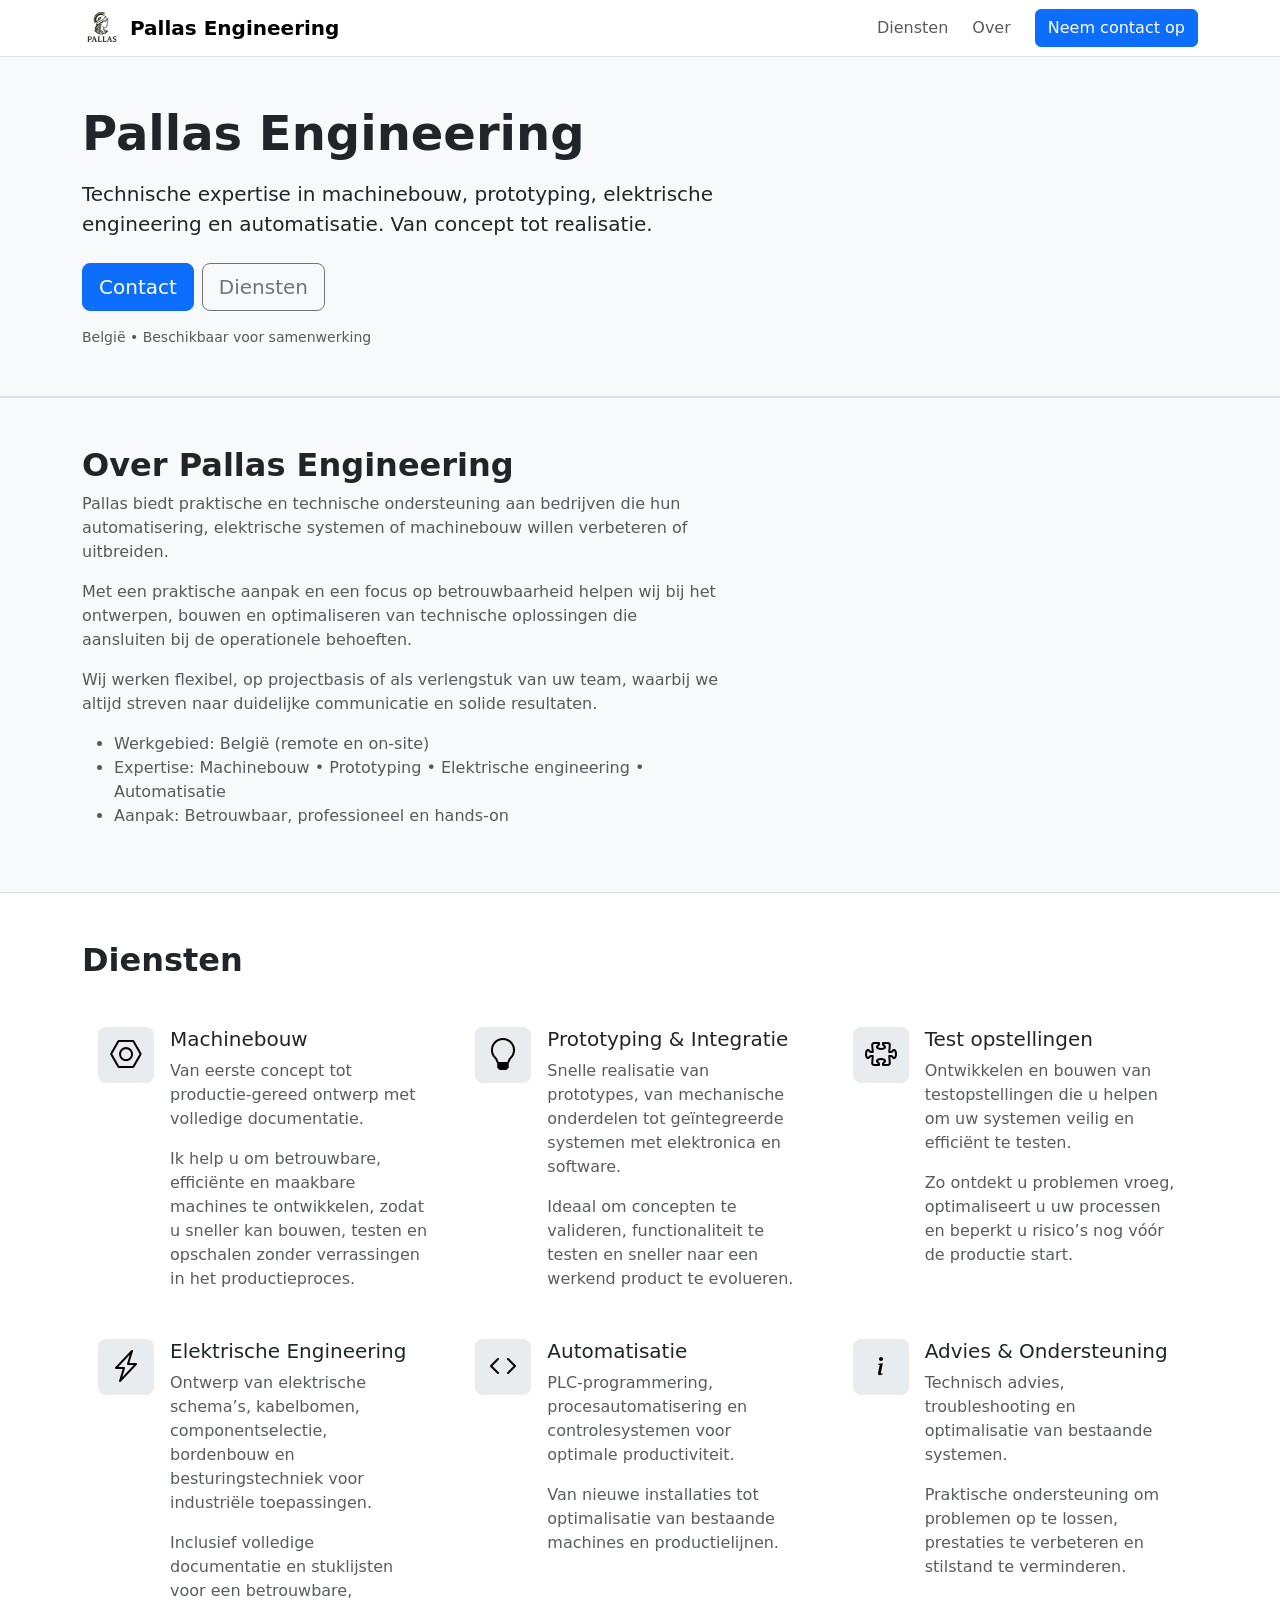
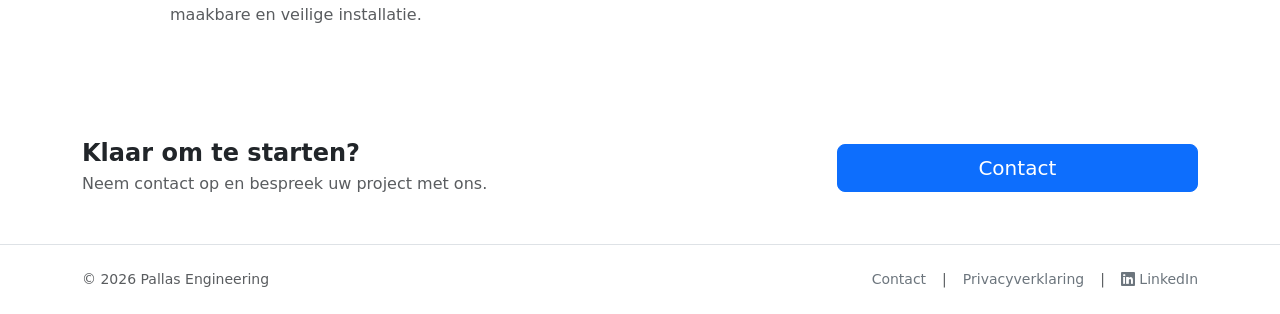
<file: index.html>
<!doctype html>
<html lang="nl">
  <head>
    <meta charset="utf-8" />
    <meta name="viewport" content="width=device-width, initial-scale=1" />
    <title>Pallas Engineering - Machinebouw & Automatisatie</title>
    <meta name="description" content="Pallas Engineering - Engineering diensten in machinebouw, prototyping, elektrische engineering en automatisatie" />

    <!-- Bootstrap 5 (CDN) -->
    <link
      href="https://cdn.jsdelivr.net/npm/bootstrap@5.3.3/dist/css/bootstrap.min.css"
      rel="stylesheet"
    />
    <link href="./assets/css/styles.css" rel="stylesheet" />
    <link rel="stylesheet" href="https://cdn.jsdelivr.net/npm/bootstrap-icons@1.11.3/font/bootstrap-icons.css">
  </head>

  <body>
      <nav class="navbar navbar-expand-lg bg-white border-bottom sticky-top">
          <div class="container">
              <a href="./index.html">
                  <img src="./assets/pictures/Pallas.png" alt="Pallas Engineering logo" width="40" class="me-2" />
              </a>
              <a class="navbar-brand fw-semibold" href="./index.html">Pallas Engineering</a>
              <button class="navbar-toggler"
                      type="button"
                      data-bs-toggle="collapse"
                      data-bs-target="#nav"
                      aria-controls="nav"
                      aria-expanded="false"
                      aria-label="Menu">
                  <span class="navbar-toggler-icon"></span>
              </button>

              <div class="collapse navbar-collapse" id="nav">
                  <ul class="navbar-nav ms-auto align-items-lg-center gap-lg-2">
                      <li class="nav-item"><a class="nav-link" href="#diensten">Diensten</a></li>
                      <li class="nav-item"><a class="nav-link" href="#over">Over</a></li>
                      <li class="nav-item ms-lg-2">
                          <a class="btn btn-primary" href="./contact.html">Neem contact op</a>
                      </li>
                  </ul>
              </div>
          </div>
      </nav>

      <header class="bg-light border-bottom">
          <div class="container py-5">
              <div class="row align-items-center g-4">
                  <div class="col-12 col-lg-7">
                      <h1 class="display-5 fw-bold mb-3">Pallas Engineering</h1>
                      <p class="lead mb-4">
                          Technische expertise in machinebouw, prototyping, elektrische engineering en automatisatie. Van concept tot realisatie.
                      </p>
                      <div class="d-flex gap-2 flex-wrap">
                          <a class="btn btn-primary btn-lg" href="./contact.html">Contact</a>
                          <a class="btn btn-outline-secondary btn-lg" href="#diensten">Diensten</a>
                      </div>
                      <p class="text-muted small mt-3 mb-0">
                          België • Beschikbaar voor samenwerking
                      </p>
                  </div>
              </div>
          </div>
      </header>

      <main>
          <section id="over" class="bg-light border-top border-bottom">
              <div class="container py-5">
                  <div class="row g-4 align-items-center">
                      <div class="col-lg-7">
                          <h2 class="fw-semibold">Over Pallas Engineering</h2>
                          <p class="text-muted">
                              Pallas biedt praktische en technische ondersteuning aan bedrijven die hun automatisering, elektrische systemen of machinebouw willen verbeteren of uitbreiden.
                          </p>
                          <p class="text-muted">
                              Met een praktische aanpak en een focus op betrouwbaarheid helpen wij bij het ontwerpen, bouwen en optimaliseren van technische oplossingen die aansluiten bij de operationele behoeften.
                          </p>
                          <p class="text-muted">
                              Wij werken flexibel, op projectbasis of als verlengstuk van uw team, waarbij we altijd streven naar duidelijke communicatie en solide resultaten.
                          </p>
                          <ul class="text-muted">
                              <li>Werkgebied: België (remote en on-site)</li>
                              <li>Expertise: Machinebouw • Prototyping • Elektrische engineering • Automatisatie</li>
                              <li>Aanpak: Betrouwbaar, professioneel en hands-on</li>
                          </ul>
                      </div>
                  </div>
              </div>
          </section>
          <section id="diensten" class="container py-5">
              <div class="row mb-4">
                  <div class="col-lg-8">
                      <h2 class="fw-semibold">Diensten</h2>
                  </div>
              </div>

              <div class="row g-3">
                  <div class="col-12 col-md-6 col-lg-4">
                      <div class="d-flex align-items-start h-100 p-3">
                        <div class="text-body-emphasis bg-body-secondary d-inline-flex align-items-center justify-content-center flex-shrink-0 me-3 rounded-3" style="width:56px; height:56px;">
                          <i class="bi bi-nut fs-2"></i>
                        </div>
                        <div>
                          <h3 class="h5">Machinebouw</h3>
                          <p class="mb-3 text-muted">Van eerste concept tot productie‑gereed ontwerp met volledige documentatie.</p>
                          <p class="mb-0 text-muted">Ik help u om betrouwbare, efficiënte en maakbare machines te ontwikkelen, zodat u sneller kan bouwen, testen en opschalen zonder verrassingen in het productieproces.</p>
                        </div>
                      </div>
                  </div>

                  <div class="col-12 col-md-6 col-lg-4">
                      <div class="d-flex align-items-start h-100 p-3">
                          <div class="text-body-emphasis bg-body-secondary d-inline-flex align-items-center justify-content-center flex-shrink-0 me-3 rounded-3" style="width:56px; height:56px;">
                              <i class="bi bi-lightbulb fs-2"></i>
                          </div>
                          <div>
                              <h3 class="h5">Prototyping & Integratie</h3>
                              <p class="mb-3 text-muted">Snelle realisatie van prototypes, van mechanische onderdelen tot geïntegreerde systemen met elektronica en software.</p>
                              <p class="mb-0 text-muted">Ideaal om concepten te valideren, functionaliteit te testen en sneller naar een werkend product te evolueren.</p>
                          </div>
                          </div>
                      </div>

                  <div class="col-12 col-md-6 col-lg-4">
                      <div class="d-flex align-items-start h-100 p-3">
                          <div class="text-body-emphasis bg-body-secondary d-inline-flex align-items-center justify-content-center flex-shrink-0 me-3 rounded-3" style="width:56px; height:56px;">
                              <i class="bi bi-puzzle fs-2"></i>
                          </div>
                          <div>
                              <h3 class="h5">Test opstellingen</h3>
                              <p class="mb-3 text-muted">Ontwikkelen en bouwen van testopstellingen die u helpen om uw systemen veilig en efficiënt te testen. </p>
                              <p class="mb-3 text-muted">Zo ontdekt u problemen vroeg, optimaliseert u uw processen en beperkt u risico’s nog vóór de productie start.</p>
                          </div>
                          </div>
                      </div>

                  <div class="col-12 col-md-6 col-lg-4">
                      <div class="d-flex align-items-start h-100 p-3">
                          <div class="text-body-emphasis bg-body-secondary d-inline-flex align-items-center justify-content-center flex-shrink-0 me-3 rounded-3" style="width:56px; height:56px;">
                              <i class="bi bi-lightning-charge fs-2"></i>
                          </div>
                          <div>
                              <h3 class="h5">Elektrische Engineering</h3>
                              <p class="mb-3 text-muted">Ontwerp van elektrische schema’s, kabelbomen, componentselectie, bordenbouw en besturingstechniek voor industriële toepassingen.</p>
                              <p class="mb-0 text-muted">Inclusief volledige documentatie en stuklijsten voor een betrouwbare, maakbare en veilige installatie.</p>
                          </div>
                          </div>
                      </div>

                  <div class="col-12 col-md-6 col-lg-4">
                      <div class="d-flex align-items-start h-100 p-3">
                          <div class="text-body-emphasis bg-body-secondary d-inline-flex align-items-center justify-content-center flex-shrink-0 me-3 rounded-3" style="width:56px; height:56px;">
                              <i class="bi bi-code fs-2"></i>
                          </div>
                          <div>
                              <h3 class="h5">Automatisatie</h3>
                              <p class="mb-3 text-muted">PLC‑programmering, procesautomatisering en controlesystemen voor optimale productiviteit.</p>
                              <p class="mb-0 text-muted">Van nieuwe installaties tot optimalisatie van bestaande machines en productielijnen.</p>
                          </div>
                          </div>
                      </div>

                  <div class="col-12 col-md-6 col-lg-4">
                      <div class="d-flex align-items-start h-100 p-3">
                          <div class="text-body-emphasis bg-body-secondary d-inline-flex align-items-center justify-content-center flex-shrink-0 me-3 rounded-3" style="width:56px; height:56px;">
                              <i class="bi bi-info fs-2"></i>
                          </div>
                          <div>
                              <h3 class="h5">Advies & Ondersteuning</h3>
                              <p class="mb-3 text-muted">Technisch advies, troubleshooting en optimalisatie van bestaande systemen.</p>
                              <p class="mb-0 text-muted">Praktische ondersteuning om problemen op te lossen, prestaties te verbeteren en stilstand te verminderen.</p>
                          </div>
                          </div>
                      </div>
                  </div>
          </section>
          <section class="container py-5">
              <div class="row align-items-center g-3">
                  <div class="col-lg-8">
                      <h2 class="h4 fw-semibold mb-1">Klaar om te starten?</h2>
                      <p class="text-muted mb-0">Neem contact op en bespreek uw project met ons.</p>
                  </div>
                  <div class="col-lg-4 text-lg-end">
                      <a class="btn btn-primary btn-lg w-100 w-lg-auto" href="./contact.html">Contact</a>
                  </div>
              </div>
          </section>
      </main>

      <footer class="border-top">
          <div class="container py-4 d-flex flex-column flex-md-row gap-2 justify-content-between align-items-center">
              <div class="text-muted small">© <span id="year"></span> Pallas Engineering</div>
              <div class="text-muted small d-flex gap-3">
                  <a class="link-secondary text-decoration-none" href="./contact.html">Contact</a>
                  <a>|</a>
                  <a class="link-secondary text-decoration-none" href="./privacy.html">Privacyverklaring</a>
                  <a>|</a>
                  <a class="link-secondary text-decoration-none" href="https://www.linkedin.com/company/pallasengineering" target="_blank" rel="noopener noreferrer" style="color: #0077B5;">
                      <i class="bi bi-linkedin"></i> LinkedIn
                  </a>
              </div>
          </div>
      </footer>

      <script src="https://cdn.jsdelivr.net/npm/bootstrap@5.3.3/dist/js/bootstrap.bundle.min.js"></script>
      <script>
          document.getElementById("year").textContent = new Date().getFullYear();
      </script>
  </body>
</html>
</file>
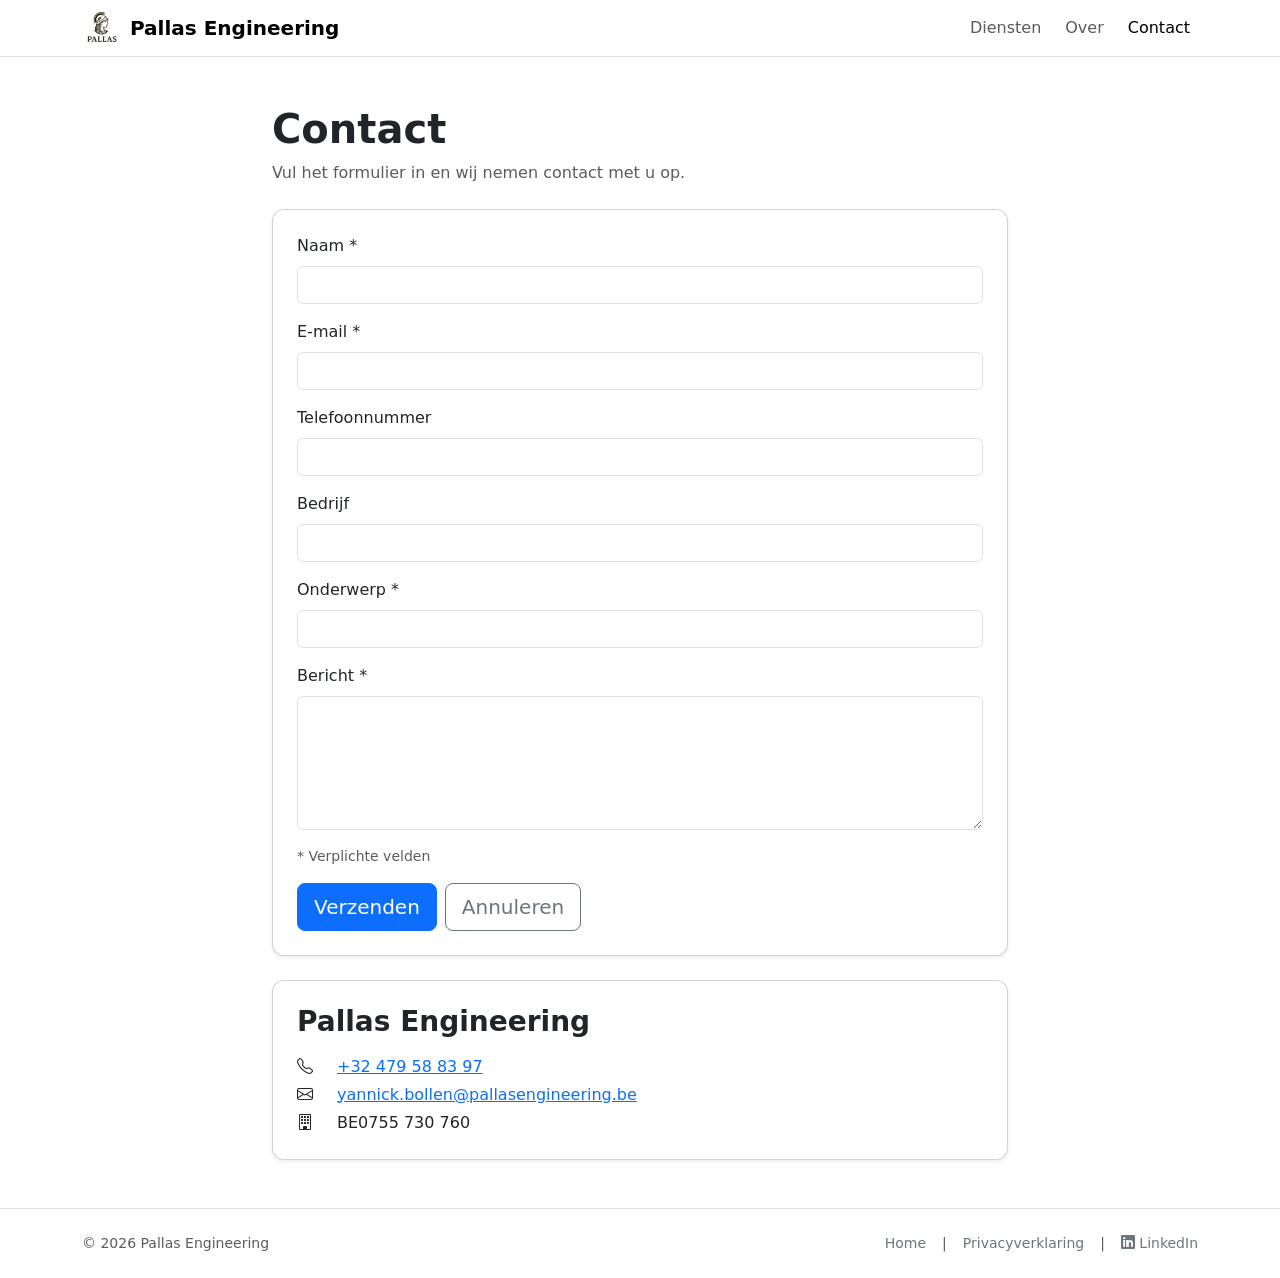
<file: contact.html>
<!doctype html>
<html lang="nl">
  <head>
    <meta charset="utf-8" />
    <meta name="viewport" content="width=device-width, initial-scale=1" />
    <title>Contact — Pallas Engineering</title>
    <meta name="description" content="Contacteer Pallas Engineering via ons contactformulier." />

    <link
      href="https://cdn.jsdelivr.net/npm/bootstrap@5.3.3/dist/css/bootstrap.min.css"
      rel="stylesheet"
    />
    <link rel="stylesheet" href="https://cdn.jsdelivr.net/npm/bootstrap-icons@1.11.3/font/bootstrap-icons.css">
    <link href="./assets/css/styles.css" rel="stylesheet" />

  </head>

  <body>
      <nav class="navbar navbar-expand-lg bg-white border-bottom sticky-top">
          <div class="container">
              <a href="./index.html">
                  <img src="./assets/pictures/Pallas.png" alt="Pallas Engineering logo" width="40" class="me-2" />
              </a>
              <a class="navbar-brand fw-semibold" href="./index.html">Pallas Engineering</a>

              <button class="navbar-toggler"
                      type="button"
                      data-bs-toggle="collapse"
                      data-bs-target="#nav"
                      aria-controls="nav"
                      aria-expanded="false"
                      aria-label="Menu">
                  <span class="navbar-toggler-icon"></span>
              </button>

              <div class="collapse navbar-collapse" id="nav">
                  <ul class="navbar-nav ms-auto align-items-lg-center gap-lg-2">
                      <li class="nav-item"><a class="nav-link" href="./index.html#diensten">Diensten</a></li>
                      <li class="nav-item"><a class="nav-link" href="./index.html#over">Over</a></li>
                      <li class="nav-item">
                          <a class="nav-link active" href="./contact.html" aria-current="page">Contact</a>
                      </li>
                  </ul>
              </div>
          </div>
      </nav>

      <main class="container py-5">
          <div class="row justify-content-center">
              <div class="col-12 col-lg-8">
                  <h1 class="fw-bold mb-2">Contact</h1>
                  <p class="text-muted mb-4">
                      Vul het formulier in en wij nemen contact met u op.
                  </p>

                  <div class="card shadow-sm mb-4" >
                      <div class="card-body p-4">
                          <form action="https://formspree.io/f/mdapjddv" method="POST">

                              <div class="mb-3">
                                  <label for="name" class="form-label">Naam *</label>
                                  <input type="text"
                                         class="form-control"
                                         id="name"
                                         name="name"
                                         required />
                              </div>

                              <div class="mb-3">
                                  <label for="email" class="form-label">E-mail *</label>
                                  <input type="email"
                                         class="form-control"
                                         id="email"
                                         name="email"
                                         required />
                              </div>
                              <div class="mb-3">
                                  <label for="telefoon" class="form-label">Telefoonnummer</label>
                                  <input type="tel"
                                         class="form-control"
                                         id="telefoon"
                                         name="telefoon" />
                              </div>

                              <div class="mb-3">
                                  <label for="bedrijf" class="form-label">Bedrijf</label>
                                  <input type="text"
                                         class="form-control"
                                         id="bedrijf"
                                         name="bedrijf" />
                              </div>

                              <div class="mb-3">
                                  <label for="onderwerp" class="form-label">Onderwerp *</label>
                                  <input type="text"
                                         class="form-control"
                                         id="onderwerp"
                                         name="onderwerp"
                                         required />
                              </div>

                              <div class="mb-3">
                                  <label for="bericht" class="form-label">Bericht *</label>
                                  <textarea class="form-control"
                                            id="bericht"
                                            name="message"
                                            rows="5"
                                            required></textarea>
                              </div>

                              <p class="text-muted small mb-3">
                                  * Verplichte velden
                              </p>

                              <div class="d-grid gap-2 d-sm-flex">
                                  <button type="submit" class="btn btn-primary btn-lg">Verzenden</button>
                                  <a class="btn btn-outline-secondary btn-lg" href="./index.html">Annuleren</a>
                              </div>
                          </form>
                      </div>
                  </div>

                <div class="card shadow-sm">
                    <div class="card-body p-4">
                        <h3 class="fw-bold mb-3">Pallas Engineering</h3>
                        <p class="d-flex align-items-center mb-1"><i class="bi bi-telephone me-4"></i><span> <a href="tel:+32479588397">+32 479 58 83 97</a></span></p>
                        <p class="d-flex align-items-center mb-1"><i class="bi bi-envelope me-4"></i><span><a href="mailto:yannick.bollen@pallasengineering.be">yannick.bollen@pallasengineering.be</a></span></p>
                        <p class="d-flex align-items-center mb-0"><i class="bi bi-building me-4"></i><span>BE0755 730 760</span></p>
                    </div>
                </div>
      </main>

      <footer class="border-top">
          <div class="container py-4 d-flex flex-column flex-md-row gap-2 justify-content-between align-items-center">
              <div class="text-muted small">© <span id="year"></span> Pallas Engineering</div>
              <div class="text-muted small d-flex gap-3">
                  <a class="link-secondary text-decoration-none" href="./index.html">Home</a>
                  <a>|</a>
                  <a class="link-secondary text-decoration-none" href="./privacy.html">Privacyverklaring</a>
                  <a>|</a>
                  <a class="link-secondary text-decoration-none" href="https://www.linkedin.com/company/pallasengineering" target="_blank" rel="noopener noreferrer" style="color: #0077B5;">
                      <i class="bi bi-linkedin"></i> LinkedIn
                  </a>
              </div>
          </div>
      </footer>

      <script src="https://cdn.jsdelivr.net/npm/bootstrap@5.3.3/dist/js/bootstrap.bundle.min.js"></script>
      <script>
          document.getElementById("year").textContent = new Date().getFullYear();
      </script>
  </body>
</html>
</file>
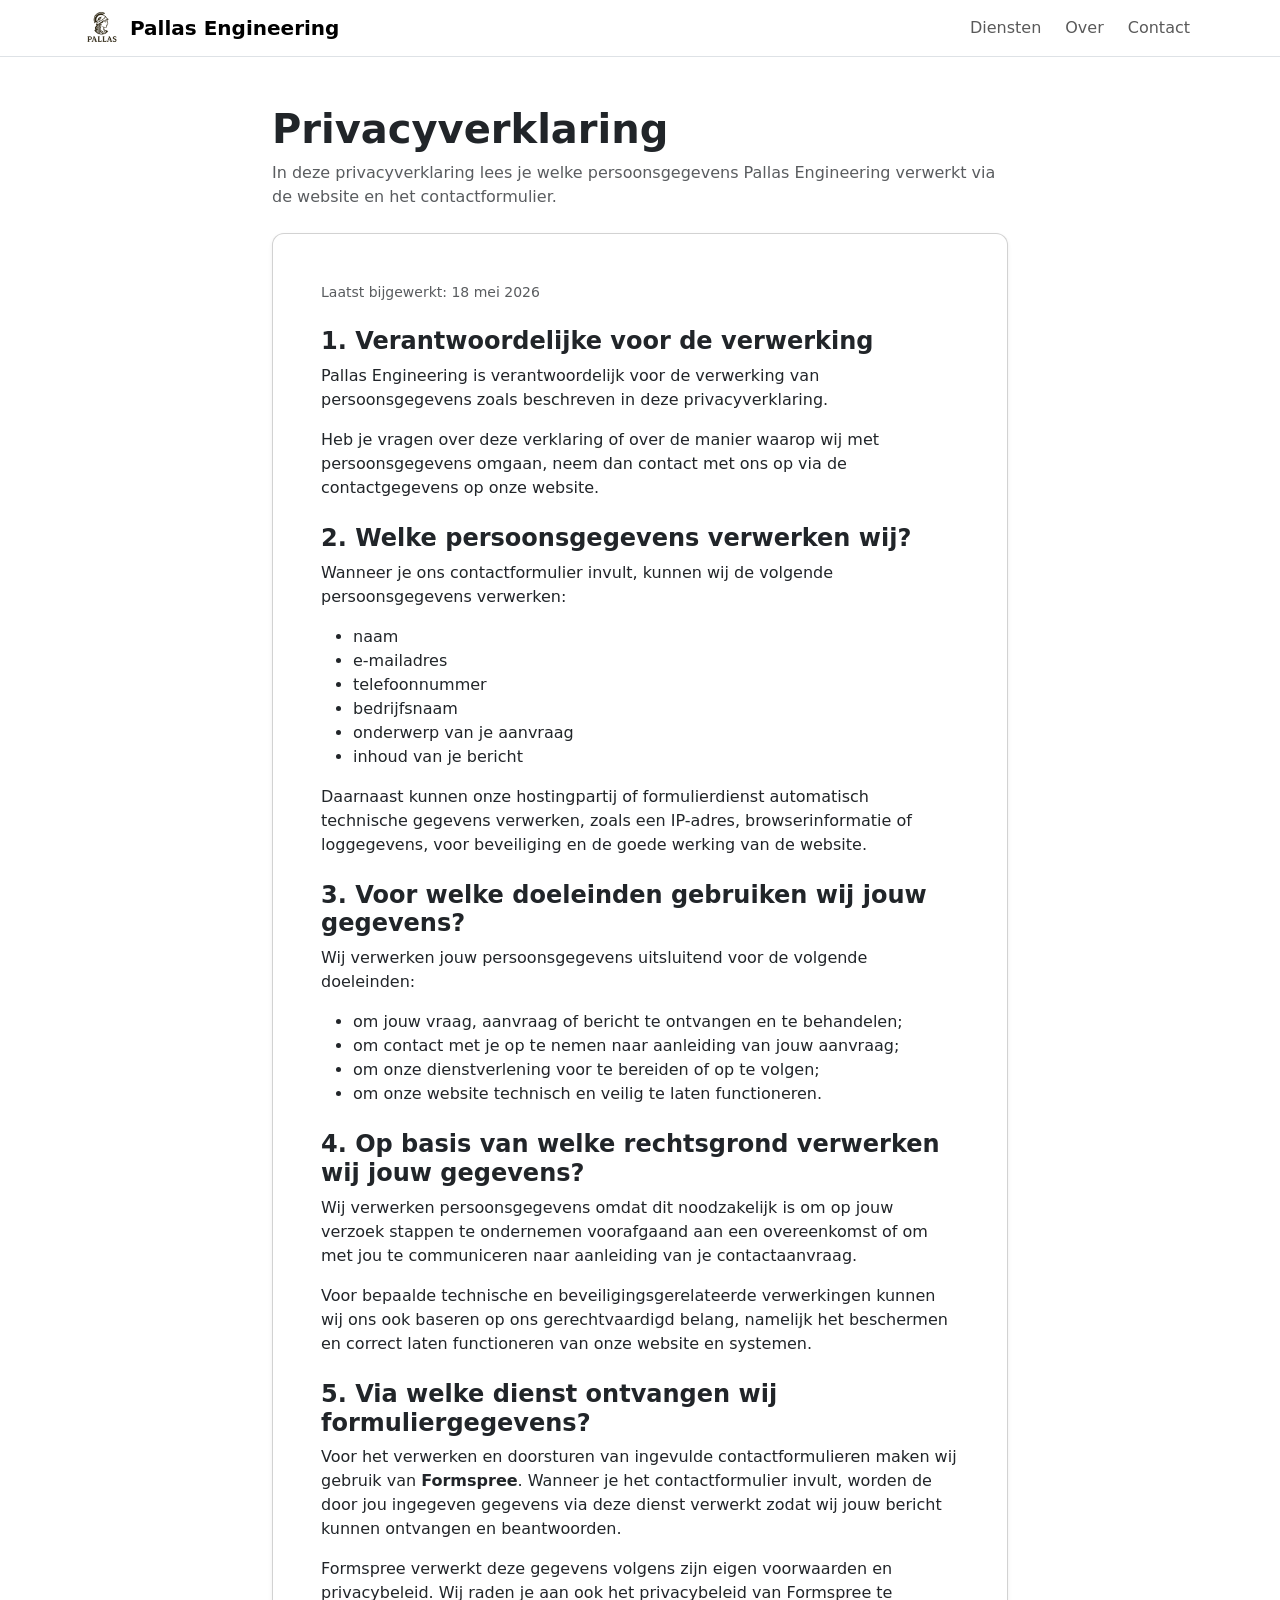
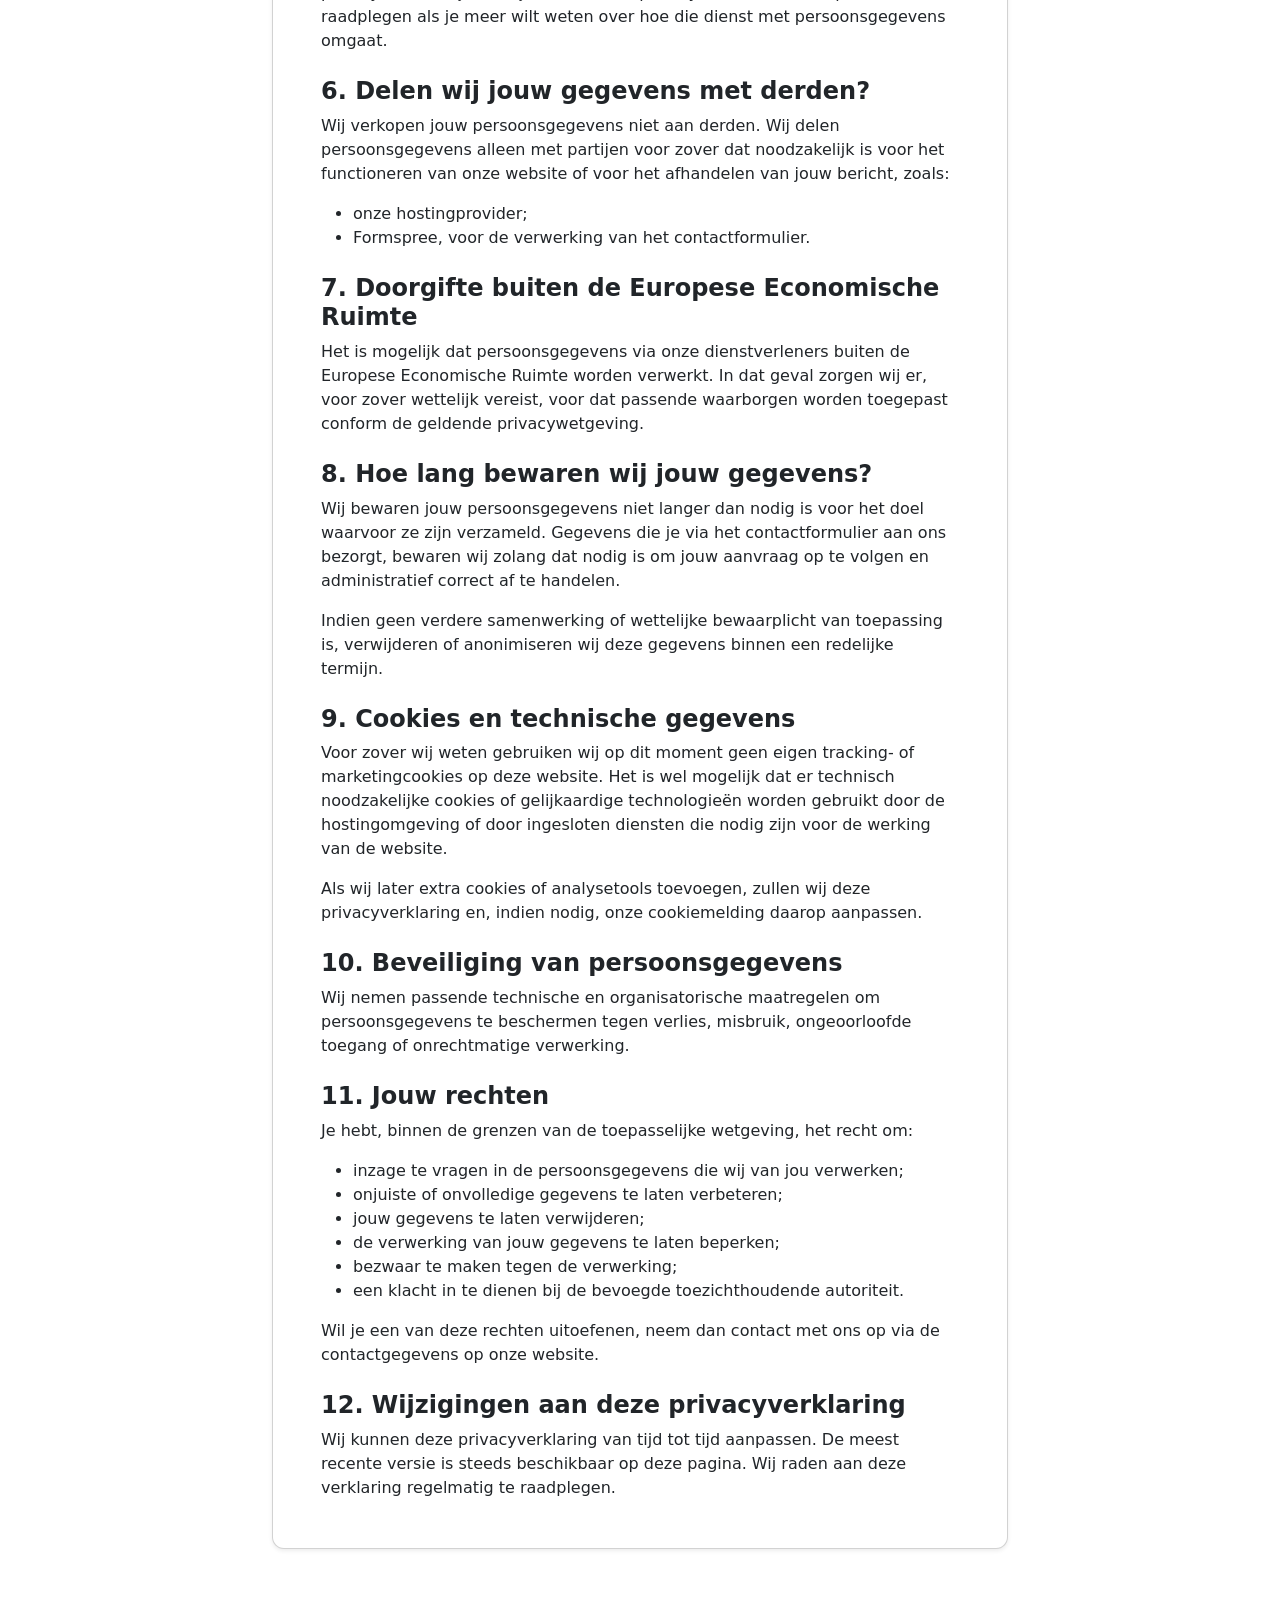
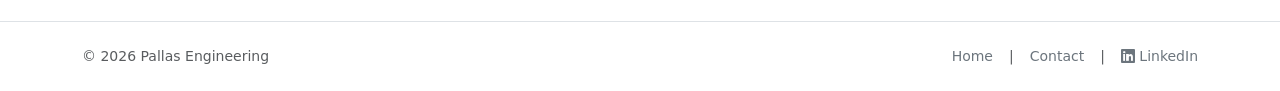
<file: privacy.html>
<!doctype html>
<html lang="nl">
  <head>
    <meta charset="utf-8" />
    <meta name="viewport" content="width=device-width, initial-scale=1" />
    <title>Privacyverklaring — Pallas Engineering</title>
    <meta
      name="description"
      content="Privacyverklaring van Pallas Engineering over de verwerking van persoonsgegevens via het contactformulier."
    />

    <link
      href="https://cdn.jsdelivr.net/npm/bootstrap@5.3.3/dist/css/bootstrap.min.css"
      rel="stylesheet"
    />
    <link rel="stylesheet" href="https://cdn.jsdelivr.net/npm/bootstrap-icons@1.11.3/font/bootstrap-icons.css">
    <link href="./assets/css/styles.css" rel="stylesheet" />
  </head>

  <body>
    <nav class="navbar navbar-expand-lg bg-white border-bottom sticky-top">
      <div class="container">
        <a href="./index.html">
          <img src="./assets/pictures/Pallas.png" alt="Pallas Engineering logo" width="40" class="me-2" />
        </a>
        <a class="navbar-brand fw-semibold" href="./index.html">Pallas Engineering</a>

        <button class="navbar-toggler"
                type="button"
                data-bs-toggle="collapse"
                data-bs-target="#nav"
                aria-controls="nav"
                aria-expanded="false"
                aria-label="Menu">
          <span class="navbar-toggler-icon"></span>
        </button>

        <div class="collapse navbar-collapse" id="nav">
          <ul class="navbar-nav ms-auto align-items-lg-center gap-lg-2">
            <li class="nav-item"><a class="nav-link" href="./index.html#diensten">Diensten</a></li>
            <li class="nav-item"><a class="nav-link" href="./index.html#over">Over</a></li>
            <li class="nav-item"><a class="nav-link" href="./contact.html">Contact</a></li>
          </ul>
        </div>
      </div>
    </nav>

    <main class="container py-5">
      <div class="row justify-content-center">
        <div class="col-12 col-lg-8">
          <h1 class="fw-bold mb-2">Privacyverklaring</h1>
          <p class="text-muted mb-4">
            In deze privacyverklaring lees je welke persoonsgegevens Pallas Engineering verwerkt via de website en het contactformulier.
          </p>

          <div class="card shadow-sm mb-4">
            <div class="card-body p-4 p-lg-5">
              <p class="text-muted small mb-4">Laatst bijgewerkt: 18 mei 2026</p>

              <h2 class="h4 fw-semibold">1. Verantwoordelijke voor de verwerking</h2>
              <p>
                Pallas Engineering is verantwoordelijk voor de verwerking van persoonsgegevens zoals beschreven in deze
                privacyverklaring.
              </p>
              <p>
                Heb je vragen over deze verklaring of over de manier waarop wij met persoonsgegevens omgaan,
                neem dan contact met ons op via de contactgegevens op onze website.
              </p>

              <h2 class="h4 fw-semibold mt-4">2. Welke persoonsgegevens verwerken wij?</h2>
              <p>Wanneer je ons contactformulier invult, kunnen wij de volgende persoonsgegevens verwerken:</p>
              <ul>
                <li>naam</li>
                <li>e-mailadres</li>
                <li>telefoonnummer</li>
                <li>bedrijfsnaam</li>
                <li>onderwerp van je aanvraag</li>
                <li>inhoud van je bericht</li>
              </ul>
              <p>
                Daarnaast kunnen onze hostingpartij of formulierdienst automatisch technische gegevens verwerken,
                zoals een IP-adres, browserinformatie of loggegevens, voor beveiliging en de goede werking van de website.
              </p>

              <h2 class="h4 fw-semibold mt-4">3. Voor welke doeleinden gebruiken wij jouw gegevens?</h2>
              <p>Wij verwerken jouw persoonsgegevens uitsluitend voor de volgende doeleinden:</p>
              <ul>
                <li>om jouw vraag, aanvraag of bericht te ontvangen en te behandelen;</li>
                <li>om contact met je op te nemen naar aanleiding van jouw aanvraag;</li>
                <li>om onze dienstverlening voor te bereiden of op te volgen;</li>
                <li>om onze website technisch en veilig te laten functioneren.</li>
              </ul>

              <h2 class="h4 fw-semibold mt-4">4. Op basis van welke rechtsgrond verwerken wij jouw gegevens?</h2>
              <p>
                Wij verwerken persoonsgegevens omdat dit noodzakelijk is om op jouw verzoek stappen te ondernemen
                voorafgaand aan een overeenkomst of om met jou te communiceren naar aanleiding van je contactaanvraag.
              </p>
              <p>
                Voor bepaalde technische en beveiligingsgerelateerde verwerkingen kunnen wij ons ook baseren op ons
                gerechtvaardigd belang, namelijk het beschermen en correct laten functioneren van onze website en systemen.
              </p>

              <h2 class="h4 fw-semibold mt-4">5. Via welke dienst ontvangen wij formuliergegevens?</h2>
              <p>
                Voor het verwerken en doorsturen van ingevulde contactformulieren maken wij gebruik van <strong>Formspree</strong>.
                Wanneer je het contactformulier invult, worden de door jou ingegeven gegevens via deze dienst verwerkt zodat
                wij jouw bericht kunnen ontvangen en beantwoorden.
              </p>
              <p>
                Formspree verwerkt deze gegevens volgens zijn eigen voorwaarden en privacybeleid. Wij raden je aan ook
                het privacybeleid van Formspree te raadplegen als je meer wilt weten over hoe die dienst met persoonsgegevens omgaat.
              </p>

              <h2 class="h4 fw-semibold mt-4">6. Delen wij jouw gegevens met derden?</h2>
              <p>
                Wij verkopen jouw persoonsgegevens niet aan derden. Wij delen persoonsgegevens alleen met partijen voor zover
                dat noodzakelijk is voor het functioneren van onze website of voor het afhandelen van jouw bericht, zoals:
              </p>
              <ul>
                <li>onze hostingprovider;</li>
                <li>Formspree, voor de verwerking van het contactformulier.</li>
              </ul>

              <h2 class="h4 fw-semibold mt-4">7. Doorgifte buiten de Europese Economische Ruimte</h2>
              <p>
                Het is mogelijk dat persoonsgegevens via onze dienstverleners buiten de Europese Economische Ruimte worden
                verwerkt. In dat geval zorgen wij er, voor zover wettelijk vereist, voor dat passende waarborgen worden
                toegepast conform de geldende privacywetgeving.
              </p>

              <h2 class="h4 fw-semibold mt-4">8. Hoe lang bewaren wij jouw gegevens?</h2>
              <p>
                Wij bewaren jouw persoonsgegevens niet langer dan nodig is voor het doel waarvoor ze zijn verzameld.
                Gegevens die je via het contactformulier aan ons bezorgt, bewaren wij zolang dat nodig is om jouw aanvraag
                op te volgen en administratief correct af te handelen.
              </p>
              <p>
                Indien geen verdere samenwerking of wettelijke bewaarplicht van toepassing is, verwijderen of anonimiseren
                wij deze gegevens binnen een redelijke termijn.
              </p>

              <h2 class="h4 fw-semibold mt-4">9. Cookies en technische gegevens</h2>
              <p>
                Voor zover wij weten gebruiken wij op dit moment geen eigen tracking- of marketingcookies op deze website.
                Het is wel mogelijk dat er technisch noodzakelijke cookies of gelijkaardige technologieën worden gebruikt
                door de hostingomgeving of door ingesloten diensten die nodig zijn voor de werking van de website.
              </p>
              <p>
                Als wij later extra cookies of analysetools toevoegen, zullen wij deze privacyverklaring en, indien nodig,
                onze cookiemelding daarop aanpassen.
              </p>

              <h2 class="h4 fw-semibold mt-4">10. Beveiliging van persoonsgegevens</h2>
              <p>
                Wij nemen passende technische en organisatorische maatregelen om persoonsgegevens te beschermen tegen verlies,
                misbruik, ongeoorloofde toegang of onrechtmatige verwerking.
              </p>

              <h2 class="h4 fw-semibold mt-4">11. Jouw rechten</h2>
              <p>Je hebt, binnen de grenzen van de toepasselijke wetgeving, het recht om:</p>
              <ul>
                <li>inzage te vragen in de persoonsgegevens die wij van jou verwerken;</li>
                <li>onjuiste of onvolledige gegevens te laten verbeteren;</li>
                <li>jouw gegevens te laten verwijderen;</li>
                <li>de verwerking van jouw gegevens te laten beperken;</li>
                <li>bezwaar te maken tegen de verwerking;</li>
                <li>een klacht in te dienen bij de bevoegde toezichthoudende autoriteit.</li>
              </ul>
              <p>
                Wil je een van deze rechten uitoefenen, neem dan contact met ons op via de contactgegevens op onze website.
              </p>

              <h2 class="h4 fw-semibold mt-4">12. Wijzigingen aan deze privacyverklaring</h2>
              <p class="mb-0">
                Wij kunnen deze privacyverklaring van tijd tot tijd aanpassen. De meest recente versie is steeds beschikbaar
                op deze pagina. Wij raden aan deze verklaring regelmatig te raadplegen.
              </p>
            </div>
          </div>
        </div>
      </div>
    </main>

    <footer class="border-top">
      <div class="container py-4 d-flex flex-column flex-md-row gap-2 justify-content-between align-items-center">
        <div class="text-muted small">© <span id="year"></span> Pallas Engineering</div>
        <div class="text-muted small d-flex gap-3">
          <a class="link-secondary text-decoration-none" href="./index.html">Home</a>
          <a>|</a>
          <a class="link-secondary text-decoration-none" href="./contact.html">Contact</a>
          <a>|</a>
          <a class="link-secondary text-decoration-none" href="https://www.linkedin.com/company/pallasengineering" target="_blank" rel="noopener noreferrer" style="color: #0077B5;">
            <i class="bi bi-linkedin"></i> LinkedIn
          </a>
        </div>
      </div>
    </footer>

    <script src="https://cdn.jsdelivr.net/npm/bootstrap@5.3.3/dist/js/bootstrap.bundle.min.js"></script>
    <script>
      document.getElementById("year").textContent = new Date().getFullYear();
    </script>
  </body>
</html>
</file>
<file: assets/css/styles.css>
/* Kleine, veilige overrides op Bootstrap */
header .lead {
  max-width: 52ch;
}

.card {
  border-radius: 0.75rem;
}
</file>
